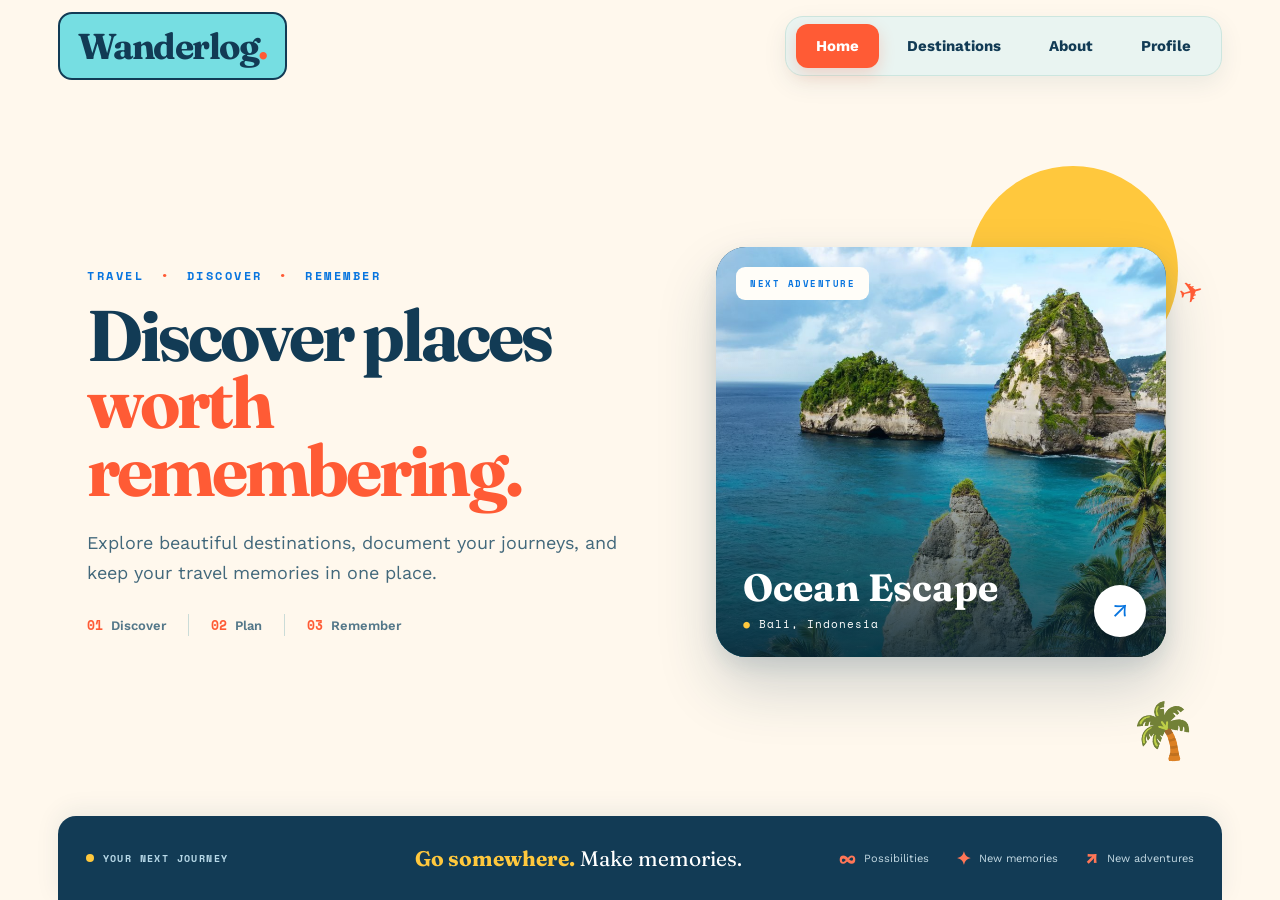
<file: index.html>
<!DOCTYPE html>
<html lang="en">

<head>
    <meta charset="UTF-8">
    <meta name="viewport" content="width=device-width, initial-scale=1.0">

    <title>Wanderlog | Discover Places Worth Remembering</title>

    <link rel="stylesheet" href="style.css">
</head>

<body>

    <!-- =========================
         NAVIGATION
    ========================== -->

    <header class="site-header">

        <nav>

            <a href="index.html" class="logo">
                Wanderlog<span>.</span>
            </a>

            <div class="nav-pill">

                <ul class="nav-links">

                    <li>
                        <a href="index.html" class="active">
                            Home
                        </a>
                    </li>

                    <li>
                        <a href="destinations.html">
                            Destinations
                        </a>
                    </li>

                    <li>
                        <a href="#about">
                            About
                        </a>
                    </li>
                    <li>
                        <a href="profile.html">
                            Profile
                        </a>
                    </li>

                </ul>

            </div>

        </nav>

    </header>


    <!-- =========================
         MAIN HERO
    ========================== -->

    <main>

        <section class="hero">

            <!-- LEFT SIDE -->

            <div class="hero-content">

                <div class="eyebrow">
                    TRAVEL
                    <span>•</span>
                    DISCOVER
                    <span>•</span>
                    REMEMBER
                </div>


                <h1>
                    Discover places
                    <strong>worth remembering.</strong>
                </h1>


                <p class="hero-description">
                    Explore beautiful destinations, document your journeys,
                    and keep your travel memories in one place.
                </p>


                <!-- Small useful information row -->

                <div class="hero-meta">

                    <div class="meta-item">
                        <strong>01</strong>
                        <span>Discover</span>
                    </div>

                    <div class="meta-divider"></div>

                    <div class="meta-item">
                        <strong>02</strong>
                        <span>Plan</span>
                    </div>

                    <div class="meta-divider"></div>

                    <div class="meta-item">
                        <strong>03</strong>
                        <span>Remember</span>
                    </div>

                </div>

            </div>


            <!-- =========================
                 RIGHT SIDE VISUAL
            ========================== -->

            <div class="hero-visual">

                <div class="sun"></div>


                <div class="airplane">
                    ✈
                </div>


                <div class="destination-card">

                    <img
                        src="assets/travel.png"
                        alt="Beautiful travel destination"
                    >


                    <div class="card-gradient"></div>


                    <div class="destination-label">
                        NEXT ADVENTURE
                    </div>


                    <div class="destination-info">

                        <h2>
                            Ocean Escape
                        </h2>

                        <p>
                            <span>●</span>
                            Bali, Indonesia
                        </p>

                    </div>


                    <div class="card-arrow">
                        ↗
                    </div>

                </div>


                <div class="palm">
                    🌴
                </div>

            </div>

        </section>


        <!-- =========================
             BOTTOM TRAVEL STRIP
        ========================== -->

        <section class="travel-strip">

            <div class="strip-label">
                <span class="strip-dot"></span>
                YOUR NEXT JOURNEY
            </div>


            <div class="strip-destination">
                <strong>Go somewhere.</strong>
                Make memories.
            </div>


            <div class="strip-stats">

                <div>
                    <strong>∞</strong>
                    <span>Possibilities</span>
                </div>

                <div>
                    <strong>✦</strong>
                    <span>New memories</span>
                </div>

                <div>
                    <strong>↗</strong>
                    <span>New adventures</span>
                </div>

            </div>

        </section>


        <!-- Hidden anchor target for About -->

        <section id="about" class="about-anchor">
        </section>

    </main>


    <!-- =========================
         FOOTER
    ========================== -->

    <footer>

        <div class="footer-logo">
            Wanderlog<span>.</span>
        </div>

        <p>
            © 2026 Wanderlog
        </p>

    </footer>


</body>

</html>
</file>
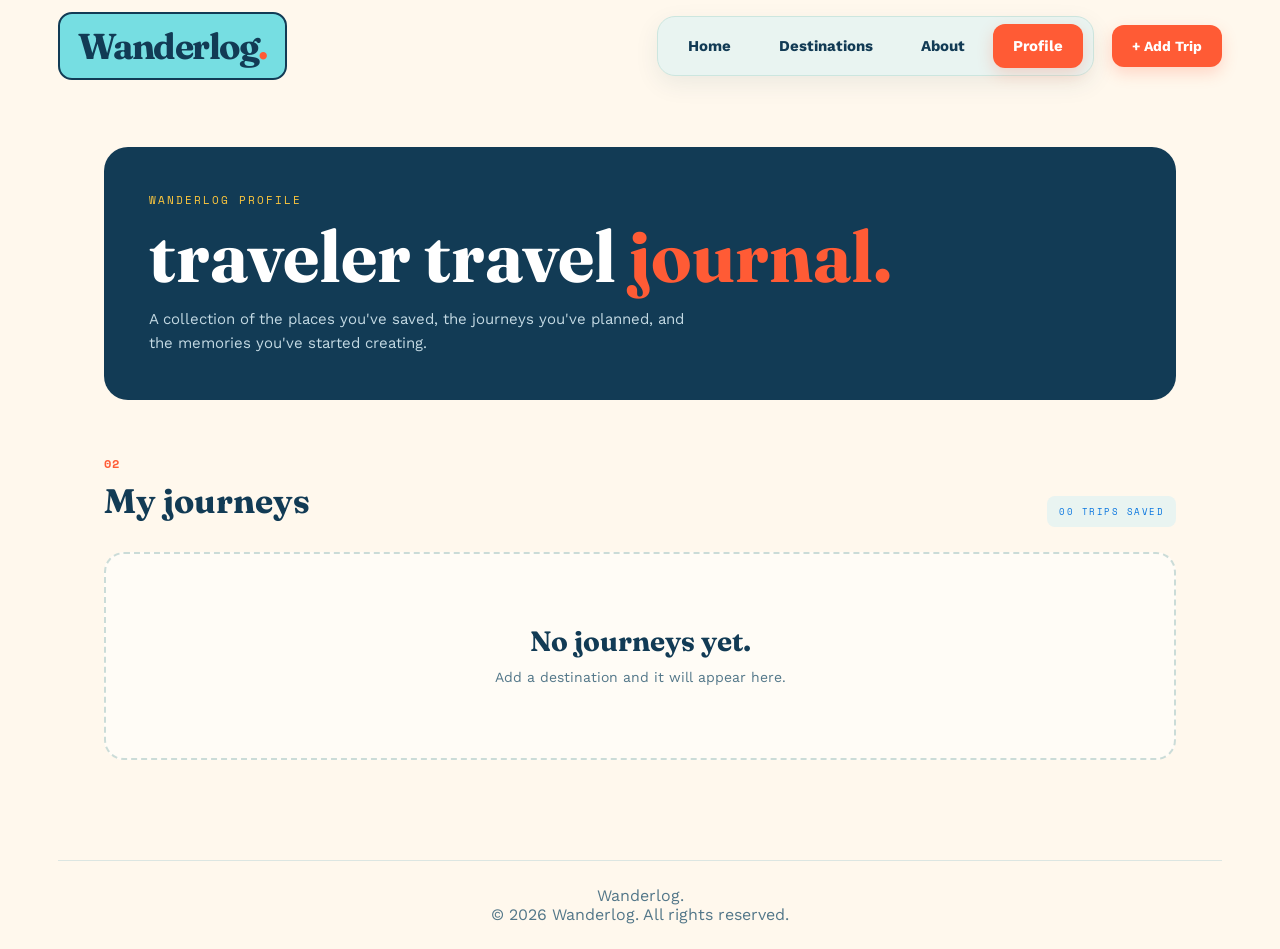
<file: profile.html>
<!DOCTYPE html>
<html lang="en">

<head>
    <meta charset="UTF-8">
    <meta name="viewport" content="width=device-width, initial-scale=1.0">

    <title>Wanderlog | Profile</title>

    <link rel="stylesheet" href="style.css">

    <style>
        body {
            overflow-y: auto;
            overflow-x: hidden;
        }

        .profile-page {
            width: 100%;
            max-width: 1200px;
            margin: 0 auto;
            padding: 55px 5% 70px;
        }

        .profile-header {
            background: #123b55;
            color: white;
            border-radius: 24px;
            padding: 45px;
            margin-bottom: 55px;
        }

        .profile-label {
            font-family: 'Space Mono', monospace;
            font-size: 11px;
            letter-spacing: 2px;
            color: #ffc83d;
            margin-bottom: 12px;
        }

        .profile-header h1 {
            font-family: 'Fraunces', serif;
            font-size: clamp(48px, 6vw, 72px);
            line-height: 1;
            margin-bottom: 15px;
        }

        .profile-header h1 strong {
            color: #ff5b35;
        }

        .profile-header p {
            color: #c3d9e3;
            font-size: 15px;
            line-height: 1.6;
            max-width: 550px;
        }

        .profile-trips {
            width: 100%;
            margin-top: 20px;
        }

        .profile-trips .section-top {
            display: flex;
            align-items: flex-end;
            justify-content: space-between;
            margin-bottom: 25px;
        }

        .profile-trips .section-number {
            display: block;
            margin-bottom: 8px;
            font-family: 'Space Mono', monospace;
            font-size: 12px;
            color: #ff5b35;
        }

        .profile-trips h2 {
            font-family: 'Fraunces', serif;
            font-size: 34px;
            color: #123b55;
        }

        .profile-status {
            font-family: 'Space Mono', monospace;
            font-size: 9px;
            letter-spacing: 1.5px;
            color: #0875df;
            background: #e9f4f1;
            padding: 9px 12px;
            border-radius: 8px;
        }

        .profile-trips-grid {
            width: 100%;
            display: grid;
            grid-template-columns: repeat(3, minmax(0, 1fr));
            gap: 28px;
            align-items: start;
        }

        .profile-trip-card {
            width: 100%;
            min-width: 0;
            overflow: hidden;
            background: white;
            border: 1px solid #e1e9e6;
            border-radius: 20px;
            box-shadow: 0 10px 30px rgba(18, 59, 85, 0.07);
        }

        .profile-trip-card img {
            display: block;
            width: 100%;
            height: 230px;
            object-fit: cover;
        }

        .profile-trip-content {
            padding: 22px;
        }

        .profile-trip-date {
            display: block;
            margin-bottom: 10px;
            font-family: 'Space Mono', monospace;
            font-size: 9px;
            font-weight: 700;
            color: #0875df;
            letter-spacing: 1px;
            text-transform: uppercase;
        }

        .profile-trip-content h3 {
            font-family: 'Fraunces', serif;
            font-size: 27px;
            line-height: 1.1;
            color: #123b55;
            margin-bottom: 8px;
        }

        .profile-trip-destination {
            font-family: 'Space Mono', monospace;
            font-size: 11px;
            color: #ff5b35;
            margin-bottom: 12px;
        }

        .profile-trip-notes {
            font-size: 13px;
            line-height: 1.55;
            color: #537789;
        }

        .profile-empty {
            text-align: center;
            padding: 70px 25px;
            border: 2px dashed #cbdcd8;
            border-radius: 20px;
        }

        .profile-empty h3 {
            font-family: 'Fraunces', serif;
            font-size: 28px;
            color: #123b55;
            margin-bottom: 8px;
        }

        .profile-empty p {
            color: #537789;
            font-size: 14px;
        }

        @media (max-width: 900px) {
            .profile-trips-grid {
                grid-template-columns: repeat(2, minmax(0, 1fr));
            }
        }

        @media (max-width: 600px) {
            .profile-trips-grid {
                grid-template-columns: 1fr;
            }

            .profile-header {
                padding: 30px 25px;
            }

            .profile-trips .section-top {
                align-items: flex-start;
                gap: 15px;
            }
        }
    </style>

</head>

<body>

    <header>

        <nav>

            <a href="index.html" class="logo">
                Wanderlog<span>.</span>
            </a>

            <div class="nav-right">

                <ul class="nav-links">

                    <li>
                        <a href="index.html">
                            Home
                        </a>
                    </li>

                    <li>
                        <a href="destinations.html">
                            Destinations
                        </a>
                    </li>

                    <li>
                        <a href="index.html#about">
                            About
                        </a>
                    </li>

                    <li>
                        <a href="profile.html" class="active">
                            Profile
                        </a>
                    </li>

                </ul>

                <a href="destinations.html#add-trip" class="nav-button">
                    + Add Trip
                </a>

            </div>

        </nav>

    </header>


    <main class="profile-page">

        <section class="profile-header">

            <div>

                <div class="profile-label">
                    WANDERLOG PROFILE
                </div>

                <h1>
                    <span id="profile-user-name">My</span> travel
                    <strong>journal.</strong>
                </h1>

                <p>
                    A collection of the places you've saved,
                    the journeys you've planned, and the memories
                    you've started creating.
                </p>

            </div>

        </section>


        <section class="profile-trips">

            <div class="section-top">

                <div>

                    <span class="section-number">
                        02
                    </span>

                    <h2>
                        My journeys
                    </h2>

                </div>

                <span class="profile-status">
                    <span id="profile-trip-count">00</span> TRIPS SAVED
                </span>

            </div>


            <div
                id="profile-trips-grid"
                class="profile-trips-grid"
            ></div>


            <div
                id="profile-empty"
                class="profile-empty"
                style="display: none;"
            >

                <h3>
                    No journeys yet.
                </h3>

                <p>
                    Add a destination and it will appear here.
                </p>

            </div>

        </section>

    </main>


    <footer style="
        display: block;
        margin: 30px 4.5% 0;
        padding: 25px 0;
        border-top: 1px solid #dce6e2;
        text-align: center;
        color: #537789;
    ">

        <div class="footer-logo">
            Wanderlog<span>.</span>
        </div>

        <p>
            © 2026 Wanderlog. All rights reserved.
        </p>

    </footer>


    <script>

        const profileGrid =
            document.getElementById("profile-trips-grid");

        const profileEmpty =
            document.getElementById("profile-empty");

        const profileTripCount =
            document.getElementById("profile-trip-count");


        const trips =
            JSON.parse(
                localStorage.getItem("wanderlogTrips") || "[]"
            );

        const urlParams = new URLSearchParams(window.location.search);

        const profileUser =
            urlParams.get("user") || "traveler";

        const profileUserName =
            document.getElementById("profile-user-name");

        profileUserName.textContent =
            profileUser;


        if (trips.length === 0) {

            profileEmpty.style.display = "block";

        }


        trips.forEach(function (trip) {

            const card =
                document.createElement("article");

            card.className =
                "profile-trip-card";


            const image =
                trip.coverImage ||
                "assets/travel.png";


            const formattedDate =
                new Date(trip.date).toLocaleDateString(
                    "en-US",
                    {
                        month: "short",
                        day: "numeric",
                        year: "numeric"
                    }
                );


            card.innerHTML = `

                <img
                    src="${image}"
                    alt="${trip.destination}"
                    onerror="this.src='assets/travel.png'"
                >

                <div class="profile-trip-content">

                    <span class="profile-trip-date">
                        ${formattedDate}
                    </span>

                    <h3>
                        ${trip.title}
                    </h3>

                    <p class="profile-trip-destination">
                        ● ${trip.destination}
                    </p>

                    ${
                        trip.notes
                            ? `
                                <p class="profile-trip-notes">
                                    ${trip.notes}
                                </p>
                            `
                            : ""
                    }

                </div>

            `;


            profileGrid.appendChild(card);

        });


        /* COUNT THE CARDS AFTER THEY ARE DISPLAYED */

        profileTripCount.textContent =
            String(profileGrid.children.length).padStart(2, "0");


    </script>

</body>

</html>
</file>
<file: style.css>
@import url('https://fonts.googleapis.com/css2?family=Fraunces:wght@600;700&family=Space+Mono:wght@400;700&family=Work+Sans:wght@400;500;600;700&display=swap');


/* =========================================
   RESET
========================================= */

* {
    margin: 0;
    padding: 0;
    box-sizing: border-box;
}


html {
    scroll-behavior: smooth;
}


body {
    font-family: 'Work Sans', sans-serif;
    background: #fff8ed;
    color: #123b55;
    min-height: 100vh;
    overflow: hidden;
}


/* =========================================
   HEADER
========================================= */

.site-header {
    height: 92px;
    padding: 18px 4.5%;
    position: relative;
    z-index: 20;
}


nav {
    height: 100%;
    display: flex;
    align-items: center;
    justify-content: space-between;
}


/* =========================================
   LOGO
========================================= */

.logo {
    font-family: 'Fraunces', serif;
    font-size: 36px;
    font-weight: 700;
    color: #123b55;
    text-decoration: none;
    letter-spacing: -1.5px;

    /* Box around Wanderlog */
    display: inline-block;
    padding: 10px 18px;
    border: 2px solid #123b55;
    border-radius: 14px;
    background: #76dee2;
}

.logo span {
    color: #ff5b35;
}


/* =========================================
   NAV PILL
========================================= */

.nav-pill {
    background: #e9f4f1;
    border: 1px solid #cce6df;
    border-radius: 18px;
    padding: 7px 10px;
    box-shadow: 0 8px 25px rgba(18, 59, 85, 0.08);
}


.nav-links {
    display: flex;
    align-items: center;
    gap: 8px;
    list-style: none;
}


.nav-links a {
    display: block;
    padding: 13px 20px;
    color: #123b55;
    text-decoration: none;
    font-size: 15px;
    font-weight: 700;
    border-radius: 12px;
    transition: 0.25s ease;
}


.nav-links a:hover {
    background: #ffffff;
    color: #ff5b35;
}


.nav-links a.active {
    background: #ff5b35;
    color: white;
    box-shadow: 0 6px 16px rgba(255, 91, 53, 0.22);
}


/* =========================================
   HERO
========================================= */

.hero {
    height: calc(100vh - 92px - 84px);
    min-height: 560px;
    padding: 20px 6.8% 25px;

    display: grid;
    grid-template-columns: 1fr 0.92fr;
    align-items: center;
    gap: 55px;

    position: relative;
    overflow: hidden;
}


/* =========================================
   LEFT CONTENT
========================================= */

.hero-content {
    position: relative;
    z-index: 5;
    max-width: 760px;
}


.eyebrow {
    margin-bottom: 18px;

    font-family: 'Space Mono', monospace;
    font-size: 12px;
    font-weight: 700;
    letter-spacing: 2.5px;
    color: #0875df;
}


.eyebrow span {
    color: #ff5b35;
    margin: 0 7px;
}


/* =========================================
   MAIN HEADING
========================================= */

.hero h1 {
    font-family: 'Fraunces', serif;

    font-size: clamp(62px, 5.6vw, 92px);

    line-height: 0.94;
    letter-spacing: -3px;

    color: #123b55;

    max-width: 800px;

    margin-bottom: 24px;
}


.hero h1 strong {
    display: block;
    color: #ff5b35;
    font-weight: 700;
}


/* =========================================
   DESCRIPTION
========================================= */

.hero-description {
    max-width: 620px;

    font-size: 18px;
    line-height: 1.65;

    color: #42687b;

    margin-bottom: 27px;
}


/* =========================================
   HERO META
========================================= */

.hero-meta {
    display: flex;
    align-items: center;
    gap: 22px;
}


.meta-item {
    display: flex;
    align-items: center;
    gap: 8px;
}


.meta-item strong {
    font-family: 'Space Mono', monospace;
    font-size: 13px;
    color: #ff5b35;
}


.meta-item span {
    font-size: 13px;
    font-weight: 600;
    color: #537789;
}


.meta-divider {
    width: 1px;
    height: 22px;
    background: #cbdcd8;
}


/* =========================================
   RIGHT VISUAL
========================================= */

.hero-visual {
    height: 100%;
    min-height: 480px;

    position: relative;

    display: flex;
    align-items: center;
    justify-content: center;
}


/* =========================================
   SUN
========================================= */

.sun {
    position: absolute;

    width: 210px;
    height: 210px;

    background: #ffc83d;

    border-radius: 50%;

    top: 8%;
    right: 3%;

    z-index: 0;
}


/* =========================================
   DESTINATION CARD
========================================= */

.destination-card {
    width: min(450px, 90%);
    height: 410px;

    position: relative;
    z-index: 5;

    overflow: hidden;

    border-radius: 30px;

    background: #123b55;

    box-shadow:
        0 30px 60px rgba(18, 59, 85, 0.20),
        0 8px 20px rgba(18, 59, 85, 0.10);
}


.destination-card img {
    width: 100%;
    height: 100%;

    object-fit: cover;

    display: block;
}


.card-gradient {
    position: absolute;

    inset: 0;

    background:
        linear-gradient(
            to top,
            rgba(7, 35, 50, 0.88) 0%,
            rgba(7, 35, 50, 0.20) 50%,
            rgba(7, 35, 50, 0) 75%
        );
}


/* =========================================
   CARD LABEL
========================================= */

.destination-label {
    position: absolute;

    top: 20px;
    left: 20px;

    background: #fffdf8;

    color: #0875df;

    padding: 10px 14px;

    border-radius: 9px;

    font-family: 'Space Mono', monospace;

    font-size: 9px;
    font-weight: 700;

    letter-spacing: 1.5px;
}


/* =========================================
   CARD INFO
========================================= */

.destination-info {
    position: absolute;

    left: 27px;
    bottom: 25px;
}


.destination-info h2 {
    font-family: 'Fraunces', serif;

    font-size: 38px;

    color: white;

    margin-bottom: 5px;
}


.destination-info p {
    font-family: 'Space Mono', monospace;

    font-size: 11px;

    color: white;

    letter-spacing: 1px;
}


.destination-info p span {
    color: #ffc83d;
}


/* =========================================
   CARD ARROW
========================================= */

.card-arrow {
    position: absolute;

    right: 20px;
    bottom: 20px;

    width: 52px;
    height: 52px;

    display: flex;
    align-items: center;
    justify-content: center;

    background: white;

    color: #0875df;

    border-radius: 50%;

    font-size: 24px;

    box-shadow: 0 8px 20px rgba(0, 0, 0, 0.15);
}


/* =========================================
   AIRPLANE
========================================= */

.airplane {
    position: absolute;

    right: -10px;
    top: 24%;

    z-index: 8;

    font-size: 29px;

    color: #ff5b35;

    transform: rotate(-15deg);
}


/* =========================================
   PALM
========================================= */

.palm {
    position: absolute;

    right: -5px;
    bottom: 4%;

    z-index: 8;

    font-size: 55px;

    transform: rotate(-5deg);
}


/* =========================================
   BOTTOM TRAVEL STRIP
========================================= */

.travel-strip {
    height: 84px;

    margin: 0 4.5%;

    padding: 0 28px;

    border-radius: 18px 18px 0 0;

    background: #123b55;

    color: white;

    display: grid;

    grid-template-columns: 0.8fr 1fr 1fr;

    align-items: center;

    gap: 30px;

    box-shadow:
        0 -5px 25px rgba(18, 59, 85, 0.08);
}


/* =========================================
   STRIP LABEL
========================================= */

.strip-label {
    font-family: 'Space Mono', monospace;

    font-size: 10px;

    font-weight: 700;

    letter-spacing: 1.4px;

    color: #b8d9e8;

    display: flex;

    align-items: center;

    gap: 9px;
}


.strip-dot {
    width: 8px;
    height: 8px;

    background: #ffc83d;

    border-radius: 50%;
}


/* =========================================
   STRIP DESTINATION
========================================= */

.strip-destination {
    font-family: 'Fraunces', serif;

    font-size: 21px;
}


.strip-destination strong {
    color: #ffc83d;
}


/* =========================================
   STRIP STATS
========================================= */

.strip-stats {
    display: flex;
    justify-content: flex-end;
    gap: 27px;
}


.strip-stats div {
    display: flex;
    align-items: center;
    gap: 8px;
}


.strip-stats strong {
    font-size: 18px;
    color: #ff7657;
}


.strip-stats span {
    font-size: 11px;
    color: #c3d9e3;
}


/* =========================================
   FOOTER
========================================= */

footer {
    display: none;
}


.about-anchor {
    display: none;
}


/* =========================================
   TABLET
========================================= */

@media (max-width: 1000px) {

    .hero {
        grid-template-columns: 1fr 0.8fr;
        gap: 25px;
        padding-left: 5%;
        padding-right: 5%;
    }


    .hero h1 {
        font-size: 60px;
    }


    .destination-card {
        height: 350px;
    }


    .travel-strip {
        margin: 0 3%;
    }

}


/* =========================================
   MOBILE
========================================= */

@media (max-width: 750px) {

    body {
        overflow: auto;
    }


    .site-header {
        height: auto;
        padding: 18px 5%;
    }


    nav {
        flex-direction: column;
        align-items: flex-start;
        gap: 16px;
    }


    .logo {
        font-size: 31px;
    }


    .nav-pill {
        width: 100%;
    }


    .nav-links {
        justify-content: center;
    }


    .nav-links a {
        padding: 10px 13px;
        font-size: 13px;
    }


    .hero {
        height: auto;
        min-height: auto;

        grid-template-columns: 1fr;

        padding: 45px 6% 30px;

        gap: 30px;
    }


    .hero h1 {
        font-size: clamp(48px, 12vw, 68px);
        letter-spacing: -2px;
    }


    .hero-description {
        font-size: 16px;
    }


    .hero-visual {
        min-height: 400px;
    }


    .destination-card {
        width: 90%;
        height: 370px;
    }


    .travel-strip {
        height: auto;

        margin: 0 4% 20px;

        padding: 22px;

        grid-template-columns: 1fr;

        gap: 15px;

        border-radius: 18px;
    }


    .strip-stats {
        justify-content: flex-start;
        flex-wrap: wrap;
    }

}


/* =========================================
   SMALL PHONES
========================================= */

@media (max-width: 480px) {

    .nav-links a {
        padding: 9px 10px;
        font-size: 11px;
    }


    .hero {
        padding-top: 35px;
    }


    .hero h1 {
        font-size: 47px;
    }


    .hero-meta {
        gap: 12px;
    }


    .meta-item {
        gap: 5px;
    }


    .meta-item span {
        font-size: 11px;
    }


    .destination-card {
        height: 330px;
    }


    .destination-info h2 {
        font-size: 31px;
    }


    .sun {
        width: 150px;
        height: 150px;
    }

}

/* =========================================================
   WANDERLOG DESTINATIONS PAGE
   ========================================================= */

.destinations-page {
    width: 100%;
    max-width: 1200px;
    margin: 0 auto;
    padding: 55px 5% 70px;
}

/* =========================================================
   DESTINATIONS NAVBAR
   ========================================================= */

header:not(.site-header) {
    height: 92px;
    padding: 18px 4.5%;
    position: relative;
    z-index: 20;
}

header:not(.site-header) nav {
    height: 100%;
    display: flex;
    align-items: center;
    justify-content: space-between;
}

.nav-right {
    display: flex;
    align-items: center;
    gap: 18px;
}

.nav-right .nav-links {
    background: #e9f4f1;
    border: 1px solid #cce6df;
    border-radius: 18px;
    padding: 7px 10px;
    box-shadow: 0 8px 25px rgba(18, 59, 85, 0.08);
}

.nav-button {
    display: inline-block;
    padding: 13px 20px;
    background: #ff5b35;
    color: white;
    text-decoration: none;
    border-radius: 12px;
    font-size: 14px;
    font-weight: 700;
    box-shadow: 0 6px 16px rgba(255, 91, 53, 0.22);
    transition: 0.25s ease;
}

.nav-button:hover {
    transform: translateY(-2px);
    background: #e94d2b;
}

/* =========================================================
   PAGE INTRO
   ========================================================= */

.destinations-header {
    display: flex;
    align-items: flex-end;
    justify-content: space-between;
    gap: 40px;
    margin-bottom: 55px;
}

.destinations-header h1 {
    font-family: 'Fraunces', serif;
    font-size: clamp(52px, 6vw, 78px);
    line-height: 0.95;
    letter-spacing: -2.5px;
    color: #123b55;
    margin-bottom: 22px;
}

.destinations-header h1 strong {
    display: block;
    color: #ff5b35;
}

.destinations-header p {
    max-width: 650px;
    font-size: 17px;
    line-height: 1.65;
    color: #42687b;
}

.trip-count {
    min-width: 145px;
    padding: 22px;
    background: #123b55;
    border-radius: 18px;
    text-align: center;
    color: white;
}

.trip-count span {
    display: block;
    font-family: 'Fraunces', serif;
    font-size: 42px;
    color: #ffc83d;
    line-height: 1;
    margin-bottom: 8px;
}

.trip-count small {
    font-family: 'Space Mono', monospace;
    font-size: 9px;
    letter-spacing: 1.3px;
    color: #c3d9e3;
}

/* =========================================================
   ADD TRIP SECTION
   ========================================================= */

.add-trip-section {
    background: #ffffff;
    border: 1px solid #e4ebe8;
    border-radius: 24px;
    padding: 35px;
    margin-bottom: 60px;
    box-shadow: 0 15px 40px rgba(18, 59, 85, 0.07);
}

.form-heading {
    margin-bottom: 30px;
}

.section-number {
    display: inline-block;
    margin-bottom: 8px;
    font-family: 'Space Mono', monospace;
    font-size: 12px;
    font-weight: 700;
    color: #ff5b35;
    letter-spacing: 1px;
}

.form-heading h2,
.section-top h2 {
    font-family: 'Fraunces', serif;
    font-size: 34px;
    color: #123b55;
    margin-bottom: 5px;
}

.form-heading p {
    color: #537789;
    font-size: 14px;
}

/* =========================================================
   FORM
   ========================================================= */

.trip-form {
    display: grid;
    grid-template-columns: repeat(2, 1fr);
    gap: 22px;
}

.form-group {
    display: flex;
    flex-direction: column;
}

.form-group-full {
    grid-column: 1 / -1;
}

.form-group label {
    margin-bottom: 8px;
    font-family: 'Space Mono', monospace;
    font-size: 11px;
    font-weight: 700;
    letter-spacing: 0.8px;
    color: #123b55;
}

.form-group input,
.form-group textarea {
    width: 100%;
    border: 1px solid #cbdcd8;
    border-radius: 12px;
    padding: 14px 15px;
    font-family: 'Work Sans', sans-serif;
    font-size: 14px;
    color: #123b55;
    background: #fffdf8;
    outline: none;
    transition: 0.2s ease;
}

.form-group input {
    height: 48px;
}

.form-group textarea {
    resize: vertical;
    min-height: 110px;
}

.form-group input:focus,
.form-group textarea:focus {
    border-color: #0875df;
    box-shadow: 0 0 0 3px rgba(8, 117, 223, 0.08);
}

.form-actions {
    grid-column: 1 / -1;
    display: flex;
    align-items: center;
    gap: 14px;
    margin-top: 5px;
}

.save-trip-button {
    border: none;
    background: #ff5b35;
    color: white;
    padding: 14px 22px;
    border-radius: 12px;
    font-family: 'Work Sans', sans-serif;
    font-size: 14px;
    font-weight: 700;
    cursor: pointer;
    transition: 0.25s ease;
}

.save-trip-button span {
    margin-left: 10px;
    font-size: 18px;
}

.save-trip-button:hover {
    transform: translateY(-2px);
    box-shadow: 0 8px 20px rgba(255, 91, 53, 0.2);
}

.clear-button {
    border: 1px solid #cbdcd8;
    background: transparent;
    color: #42687b;
    padding: 13px 20px;
    border-radius: 12px;
    font-family: 'Work Sans', sans-serif;
    font-size: 14px;
    font-weight: 600;
    cursor: pointer;
}

.clear-button:hover {
    background: #f3f7f5;
}

/* =========================================================
   SAVED TRIPS
   ========================================================= */

.saved-trips-section {
    margin-top: 20px;
}

.section-top {
    display: flex;
    align-items: flex-end;
    justify-content: space-between;
    margin-bottom: 25px;
}

.trip-status {
    font-family: 'Space Mono', monospace;
    font-size: 9px;
    font-weight: 700;
    letter-spacing: 1.5px;
    color: #0875df;
    background: #e9f4f1;
    padding: 9px 12px;
    border-radius: 8px;
}

/* =========================================================
   DESTINATION CARDS
   ========================================================= */

.destinations-grid {
    display: grid;
    grid-template-columns: repeat(3, 1fr);
    gap: 22px;
}

.destination-card-item {
    overflow: hidden;
    background: white;
    border: 1px solid #e1e9e6;
    border-radius: 20px;
    box-shadow: 0 10px 30px rgba(18, 59, 85, 0.07);
    transition: 0.25s ease;
}

.destination-card-item:hover {
    transform: translateY(-5px);
    box-shadow: 0 18px 40px rgba(18, 59, 85, 0.12);
}

.destination-card-item > img {
    display: block;
    width: 100%;
    height: 210px;
    object-fit: cover;
}

.destination-card-content {
    padding: 22px;
}

.card-date {
    display: inline-block;
    margin-bottom: 10px;
    font-family: 'Space Mono', monospace;
    font-size: 9px;
    font-weight: 700;
    color: #0875df;
    letter-spacing: 1px;
    text-transform: uppercase;
}

.destination-card-content h3 {
    font-family: 'Fraunces', serif;
    font-size: 27px;
    line-height: 1.1;
    color: #123b55;
    margin-bottom: 8px;
}

.card-destination {
    font-family: 'Space Mono', monospace;
    font-size: 11px;
    color: #ff5b35;
    margin-bottom: 12px;
}

.card-notes {
    font-size: 13px;
    line-height: 1.55;
    color: #537789;
    margin-bottom: 18px;
}

.card-actions {
    display: flex;
    gap: 9px;
    margin-top: 15px;
}

.edit-button,
.delete-button {
    border: none;
    padding: 9px 14px;
    border-radius: 9px;
    font-family: 'Work Sans', sans-serif;
    font-size: 12px;
    font-weight: 700;
    cursor: pointer;
}

.edit-button {
    background: #e9f4f1;
    color: #0875df;
}

.delete-button {
    background: #fff0eb;
    color: #ff5b35;
}

.edit-button:hover,
.delete-button:hover {
    transform: translateY(-1px);
}

/* =========================================================
   EMPTY STATE
   ========================================================= */

.empty-state {
    text-align: center;
    padding: 70px 25px;
    border: 2px dashed #cbdcd8;
    border-radius: 20px;
    background: rgba(255, 255, 255, 0.5);
}

.empty-icon {
    width: 55px;
    height: 55px;
    margin: 0 auto 18px;
    display: flex;
    align-items: center;
    justify-content: center;
    border-radius: 50%;
    background: #ffc83d;
    color: #123b55;
    font-size: 22px;
}

.empty-state h3 {
    font-family: 'Fraunces', serif;
    font-size: 28px;
    color: #123b55;
    margin-bottom: 8px;
}

.empty-state p {
    max-width: 480px;
    margin: 0 auto;
    color: #537789;
    font-size: 14px;
    line-height: 1.6;
}

/* =========================================================
   DESTINATIONS FOOTER
   ========================================================= */

.destinations-page + footer {
    display: block;
    margin: 30px 4.5% 0;
    padding: 25px 0;
    border-top: 1px solid #dce6e2;
    text-align: center;
    color: #537789;
}

.destinations-page + footer .footer-logo {
    font-family: 'Fraunces', serif;
    font-size: 24px;
    font-weight: 700;
    color: #123b55;
    margin-bottom: 5px;
}

.destinations-page + footer .footer-logo span {
    color: #ff5b35;
}

.destinations-page + footer p {
    font-size: 12px;
}

/* =========================================================
   DESTINATIONS TABLET
   ========================================================= */

@media (max-width: 900px) {

    .destinations-grid {
        grid-template-columns: repeat(2, 1fr);
    }

    .destinations-header {
        align-items: flex-start;
    }

    .destinations-header h1 {
        font-size: 58px;
    }

}

/* =========================================================
   DESTINATIONS MOBILE
   ========================================================= */

@media (max-width: 700px) {

    header:not(.site-header) {
        height: auto;
        padding: 18px 5%;
    }

    header:not(.site-header) nav {
        flex-direction: column;
        align-items: flex-start;
        gap: 16px;
    }

    .nav-right {
        width: 100%;
        flex-direction: column;
        align-items: stretch;
    }

    .nav-right .nav-links {
        width: 100%;
        justify-content: center;
    }

    .nav-button {
        text-align: center;
    }

    .destinations-page {
        padding: 40px 5% 50px;
    }

    .destinations-header {
        flex-direction: column;
        gap: 25px;
        margin-bottom: 40px;
    }

    .destinations-header h1 {
        font-size: clamp(46px, 12vw, 65px);
    }

    .trip-count {
        width: 100%;
    }

    .trip-form {
        grid-template-columns: 1fr;
    }

    .form-group-full,
    .form-actions {
        grid-column: auto;
    }

    .add-trip-section {
        padding: 25px 20px;
    }

    .destinations-grid {
        grid-template-columns: 1fr;
    }

    .section-top {
        align-items: flex-start;
        gap: 15px;
        flex-direction: column;
    }

}

/* =========================================================
   ENABLE SCROLLING ON DESTINATIONS PAGE
   ========================================================= */

body:has(.destinations-page) {
    overflow-y: auto;
    overflow-x: hidden;
}

/* ==========================================
   WEEK 3 - PHOTO PREVIEW
   ========================================== */

.photo-preview-container {
    margin-top: 14px;
    width: 100%;
    min-height: 180px;

    border: 2px dashed #cbdcd8;
    border-radius: 16px;

    background: #fffdf8;

    display: flex;
    align-items: center;
    justify-content: center;

    overflow: hidden;
}

.photo-preview-container img {
    display: none;

    width: 100%;
    max-height: 280px;

    object-fit: cover;
}

.photo-preview-container p {
    margin: 0;
    padding: 25px;

    text-align: center;

    font-size: 13px;
    color: #537789;
}

/* =========================================================
   PUBLIC PROFILE PAGE
   ========================================================= */

.profile-page {
    width: 100%;
    max-width: 1200px;
    margin: 0 auto;
    padding: 55px 5% 70px;
}

.profile-header {
    background: #123b55;
    color: white;
    border-radius: 28px;
    padding: 45px;
    margin-bottom: 55px;
}

.profile-label {
    font-family: 'Space Mono', monospace;
    font-size: 10px;
    letter-spacing: 2px;
    color: #ffc83d;
    margin-bottom: 15px;
}

.profile-header h1 {
    font-family: 'Fraunces', serif;
    font-size: clamp(48px, 6vw, 72px);
    line-height: 1;
    margin-bottom: 15px;
}

.profile-bio {
    color: #c3d9e3;
    font-size: 16px;
    line-height: 1.6;
    max-width: 600px;
}

.profile-trips-section {
    margin-top: 20px;
}

.profile-section-heading {
    display: flex;
    align-items: flex-end;
    justify-content: space-between;
    margin-bottom: 25px;
}

.profile-section-heading h2 {
    font-family: 'Fraunces', serif;
    font-size: 34px;
    color: #123b55;
}

.profile-trips {
    display: grid;
    grid-template-columns: repeat(3, 1fr);
    gap: 22px;
}

.profile-trip-card {
    overflow: hidden;
    background: white;
    border: 1px solid #e1e9e6;
    border-radius: 20px;
    box-shadow: 0 10px 30px rgba(18, 59, 85, 0.07);
}

.profile-trip-card img {
    display: block;
    width: 100%;
    height: 210px;
    object-fit: cover;
}

.profile-trip-content {
    padding: 22px;
}

.profile-trip-date {
    display: inline-block;
    margin-bottom: 10px;
    font-family: 'Space Mono', monospace;
    font-size: 9px;
    font-weight: 700;
    color: #0875df;
    letter-spacing: 1px;
    text-transform: uppercase;
}

.profile-trip-content h3 {
    font-family: 'Fraunces', serif;
    font-size: 27px;
    line-height: 1.1;
    color: #123b55;
    margin-bottom: 8px;
}

.profile-trip-destination {
    font-family: 'Space Mono', monospace;
    font-size: 11px;
    color: #ff5b35;
    margin-bottom: 12px;
}

.profile-trip-notes {
    font-size: 13px;
    line-height: 1.55;
    color: #537789;
}

.profile-empty {
    text-align: center;
    padding: 70px 25px;
    border: 2px dashed #cbdcd8;
    border-radius: 20px;
    background: rgba(255, 255, 255, 0.5);
}

.profile-empty h3 {
    font-family: 'Fraunces', serif;
    font-size: 28px;
    color: #123b55;
    margin-bottom: 8px;
}

.profile-empty p {
    color: #537789;
    font-size: 14px;
    line-height: 1.6;
}

@media (max-width: 900px) {

    .profile-trips {
        grid-template-columns: repeat(2, 1fr);
    }

}

@media (max-width: 700px) {

    .profile-page {
        padding: 40px 5% 50px;
    }

    .profile-header {
        padding: 30px 25px;
    }

    .profile-section-heading {
        align-items: flex-start;
        gap: 15px;
        flex-direction: column;
    }

    .profile-trips {
        grid-template-columns: 1fr;
    }

}

body:has(.profile-page) {
    overflow-y: auto;
    overflow-x: hidden;
}

/* WEEK 3 - PROFILE JOURNEY CARDS FIX */

.profile-trips,
.journey-grid,
#profile-trips {
    display: grid;
    grid-template-columns: repeat(2, minmax(280px, 1fr));
    gap: 24px;
    width: 100%;
}

.profile-trips article,
.journey-grid article,
#profile-trips article {
    width: 100%;
    min-width: 0;
}

.profile-trips img,
.journey-grid img,
#profile-trips img {
    width: 100%;
    height: 260px;
    display: block;
    object-fit: cover;
    border-radius: 20px 20px 0 0;
}

@media (max-width: 700px) {
    .profile-trips,
    .journey-grid,
    #profile-trips {
        grid-template-columns: 1fr;
    }
}

/* Profile image fix */
.journey-card img {
    width: 100%;
    height: 220px;
    object-fit: cover;
    display: block;
}

/* FINAL PROFILE FIX */

.profile-trips {
    display: block !important;
    width: 100% !important;
}

.profile-trips-grid {
    display: grid !important;
    grid-template-columns: repeat(2, minmax(280px, 1fr)) !important;
    gap: 28px !important;
    width: 100% !important;
}

.profile-trip-card {
    width: 100% !important;
}

.profile-trip-card img {
    width: 100% !important;
    height: 230px !important;
    object-fit: cover !important;
    display: block !important;
}

@media (max-width: 700px) {
    .profile-trips-grid {
        grid-template-columns: 1fr !important;
    }
}
</file>
